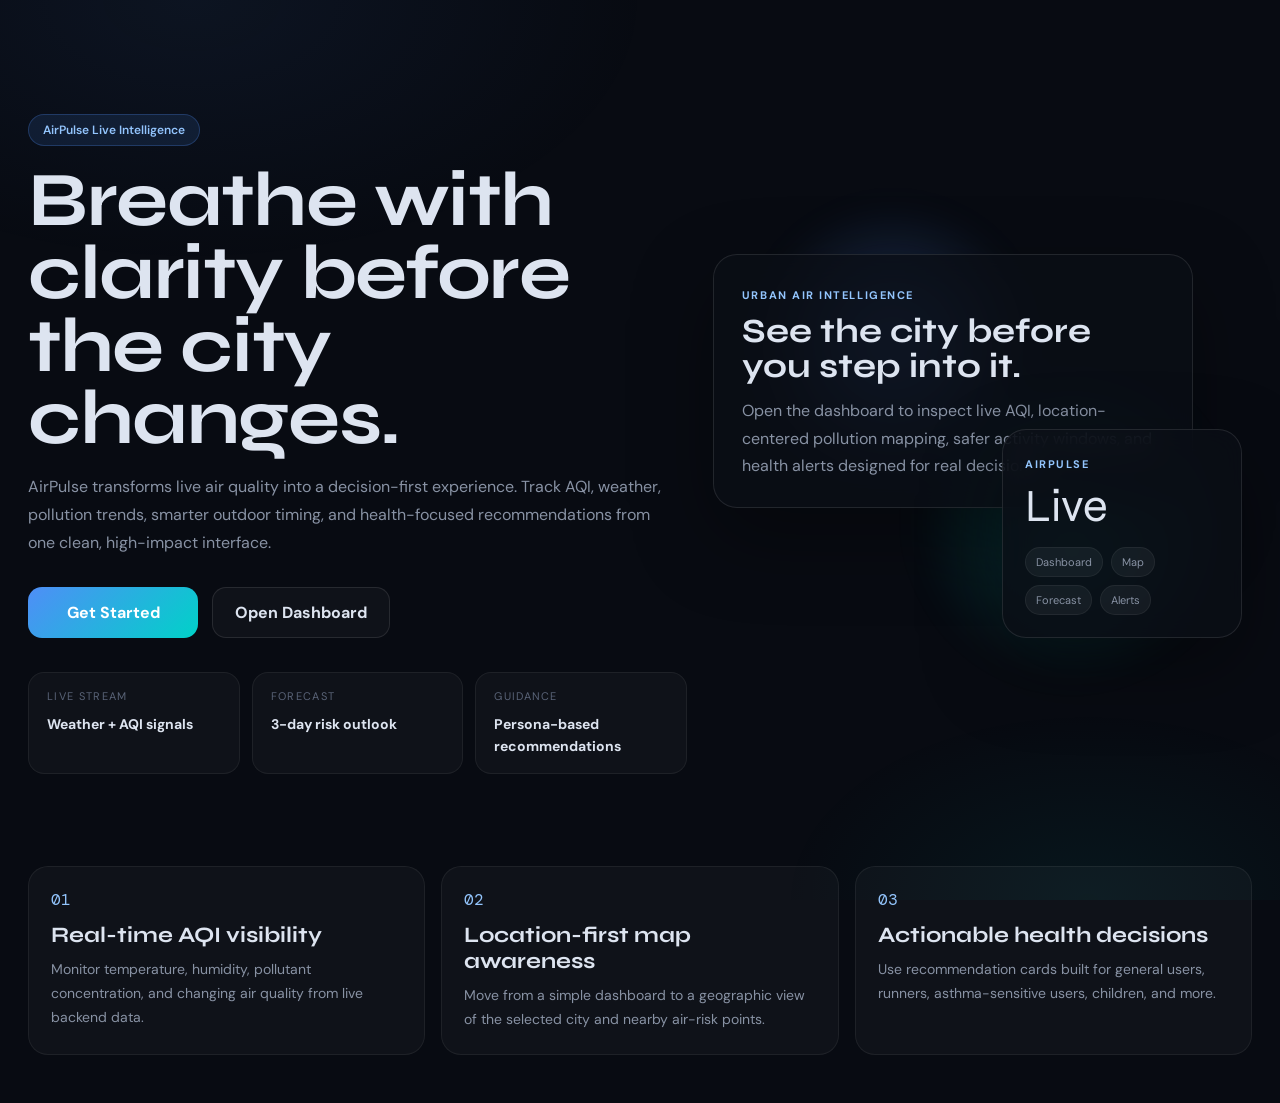
<file: index.html>
<!DOCTYPE html>
<html lang="en">
<head>
<meta charset="UTF-8" />
<meta name="viewport" content="width=device-width, initial-scale=1.0" />
<title>AirPulse - Smart Air Intelligence</title>
<link href="https://fonts.googleapis.com/css2?family=DM+Mono:ital,wght@0,300;0,400;0,500;1,400&family=Syne:wght@400;600;700;800&family=DM+Sans:wght@300;400;500;600&display=swap" rel="stylesheet" />
<link rel="stylesheet" href="css/styles.css" />
</head>
<body class="landing-body">
<main class="landing-shell">
  <section class="hero-panel">
    <div class="hero-copy">
      <div class="landing-badge">AirPulse Live Intelligence</div>
      <h1>Breathe with clarity before the city changes.</h1>
      <p>
        AirPulse transforms live air quality into a decision-first experience. Track AQI, weather,
        pollution trends, smarter outdoor timing, and health-focused recommendations from one clean,
        high-impact interface.
      </p>

      <div class="hero-actions">
        <a class="hero-btn primary" href="dashboard.html">Get Started</a>
        <a class="hero-btn ghost" href="dashboard.html">Open Dashboard</a>
      </div>

      <div class="hero-stats">
        <div class="hero-stat">
          <span class="hero-stat-label">Live Stream</span>
          <strong>Weather + AQI signals</strong>
        </div>
        <div class="hero-stat">
          <span class="hero-stat-label">Forecast</span>
          <strong>3-day risk outlook</strong>
        </div>
        <div class="hero-stat">
          <span class="hero-stat-label">Guidance</span>
          <strong>Persona-based recommendations</strong>
        </div>
      </div>
    </div>

    <div class="hero-visual">
      <div class="orb-grid orb-grid-a"></div>
      <div class="orb-grid orb-grid-b"></div>

      <div class="preview-card preview-main">
        <span class="preview-eyebrow">Urban Air Intelligence</span>
        <h2>See the city before you step into it.</h2>
        <p>Open the dashboard to inspect live AQI, location-centered pollution mapping, safer activity windows, and health alerts designed for real decisions.</p>
      </div>

      <div class="preview-card preview-side">
        <div class="preview-metric">AirPulse</div>
        <div class="preview-value">Live</div>
        <div class="preview-pills">
          <span>Dashboard</span>
          <span>Map</span>
          <span>Forecast</span>
          <span>Alerts</span>
        </div>
      </div>
    </div>
  </section>

  <section class="landing-strip">
    <div class="strip-card">
      <span>01</span>
      <h3>Real-time AQI visibility</h3>
      <p>Monitor temperature, humidity, pollutant concentration, and changing air quality from live backend data.</p>
    </div>
    <div class="strip-card">
      <span>02</span>
      <h3>Location-first map awareness</h3>
      <p>Move from a simple dashboard to a geographic view of the selected city and nearby air-risk points.</p>
    </div>
    <div class="strip-card">
      <span>03</span>
      <h3>Actionable health decisions</h3>
      <p>Use recommendation cards built for general users, runners, asthma-sensitive users, children, and more.</p>
    </div>
  </section>
</main>
</body>
</html>
</file>
<file: css/styles.css>
:root {
  --bg:       #080b12;
  --bg2:      #0e1219;
  --bg3:      #141922;
  --bg4:      #1a2030;
  --border:   rgba(255,255,255,0.06);
  --border2:  rgba(255,255,255,0.1);
  --text:     #dde4f0;
  --muted:    #5a6478;
  --muted2:   #8892a4;
  --accent:   #4f8ef7;
  --accent2:  #00d2c8;
  --good:     #22c55e;
  --moderate: #f0a500;
  --usg:      #f97316;
  --unhealthy:#ef4444;
  --vunhealthy:#a855f7;
  --font-display: 'Syne', sans-serif;
  --font-body:    'DM Sans', sans-serif;
  --font-mono:    'DM Mono', monospace;
  --r:        10px;
  --r-lg:     16px;
  --sidebar:  220px;
}
*, *::before, *::after { box-sizing: border-box; margin: 0; padding: 0; }
 
body {
  background: var(--bg);
  color: var(--text);
  font-family: var(--font-body);
  min-height: 100vh;
  display: flex;
  overflow: hidden;
}
 
/* ─── AMBIENT BG ─────────────────────────── */
body::before {
  content: '';
  position: fixed; inset: 0; pointer-events: none; z-index: 0;
  background:
    radial-gradient(ellipse 55% 45% at 15% 0%, rgba(79,142,247,.07) 0%, transparent 65%),
    radial-gradient(ellipse 40% 35% at 85% 100%, rgba(0,210,200,.06) 0%, transparent 60%);
}
 
/* ─── SIDEBAR ────────────────────────────── */
.sidebar {
  position: fixed; top: 0; left: 0;
  width: var(--sidebar); height: 100vh;
  background: var(--bg2);
  border-right: 1px solid var(--border);
  display: flex; flex-direction: column;
  z-index: 100; padding: 0;
  flex-shrink: 0;
}
 
.sidebar-logo {
  display: flex; align-items: center; gap: 10px;
  padding: 22px 20px 18px;
  border-bottom: 1px solid var(--border);
}
.logo-mark {
  width: 34px; height: 34px;
  background: linear-gradient(135deg, var(--accent), var(--accent2));
  border-radius: 9px;
  display: flex; align-items: center; justify-content: center;
  font-size: 17px; flex-shrink: 0;
}
.logo-name {
  font-family: var(--font-display);
  font-size: 18px; font-weight: 800;
  letter-spacing: -0.3px;
}
.logo-name span { color: var(--accent2); }
 
.sidebar-live {
  display: flex; align-items: center; gap: 7px;
  margin: 14px 16px 0;
  background: rgba(34,197,94,.08);
  border: 1px solid rgba(34,197,94,.2);
  border-radius: 20px;
  padding: 6px 12px;
  font-size: 12px; color: #86efac;
}
.live-dot {
  width: 7px; height: 7px; border-radius: 50%; background: var(--good);
  animation: blink 2s infinite;
  flex-shrink: 0;
}
@keyframes blink { 0%,100%{opacity:1;transform:scale(1)} 50%{opacity:.5;transform:scale(1.3)} }
 
.sidebar-section {
  margin: 20px 0 0;
  padding: 0 12px;
}
.sidebar-section-label {
  font-size: 10px; font-weight: 600; letter-spacing: 1px;
  text-transform: uppercase; color: var(--muted);
  padding: 0 8px; margin-bottom: 6px;
}
.nav-count {
  margin-left: auto;
  min-width: 18px;
  padding: 1px 6px;
  border-radius: 10px;
  background: rgba(239,68,68,.15);
  color: #fca5a5;
  font-size: 10px;
  text-align: center;
  font-family: var(--font-mono);
}
.nav-item {
  display: flex; align-items: center; gap: 10px;
  padding: 9px 10px; border-radius: var(--r);
  font-size: 13.5px; font-weight: 500; color: var(--muted2);
  cursor: pointer; transition: all .18s;
  margin-bottom: 2px;
}
.nav-item:hover { background: var(--bg3); color: var(--text); }
.nav-item.active { background: rgba(79,142,247,.12); color: var(--accent); }
.nav-item .ni-icon { font-size: 16px; width: 22px; text-align: center; flex-shrink: 0; }
 
.sidebar-search {
  margin: 16px 12px 0;
  display: flex; align-items: center; gap: 8px;
  background: var(--bg3); border: 1px solid var(--border2);
  border-radius: var(--r); padding: 8px 12px;
}
.sidebar-search input {
  background: none; border: none; outline: none;
  color: var(--text); font-family: var(--font-body);
  font-size: 13px; width: 100%;
}
.sidebar-search input::placeholder { color: var(--muted); }
.search-status {
  min-height: 18px;
  margin: 8px 14px 0;
  font-size: 11px;
  color: var(--muted);
}
.search-status.success { color: #86efac; }
.search-status.error { color: #fca5a5; }
.search-status.info { color: #93c5fd; }
 
.sidebar-aqi-mini {
  margin: auto 12px 20px;
  background: var(--bg3); border: 1px solid var(--border2);
  border-radius: var(--r-lg); padding: 14px;
}
.sam-location { font-size: 11px; color: var(--muted); margin-bottom: 6px; }
.sam-val { font-family: var(--font-mono); font-size: 38px; font-weight: 500; line-height: 1; }
.sam-label { font-size: 12px; margin-top: 5px; }
.sam-bar { height: 4px; background: var(--bg4); border-radius: 4px; margin-top: 10px; overflow: hidden; }
.sam-bar-fill { height: 100%; border-radius: 4px; transition: width 1.2s ease; }
 
/* ─── MAIN CONTENT ───────────────────────── */
.main {
  margin-left: var(--sidebar);
  flex: 1;
  height: 100vh;
  overflow-y: auto;
  position: relative; z-index: 1;
  padding: 24px 28px 60px;
  scrollbar-width: thin;
  scrollbar-color: var(--bg4) transparent;
}
.main::-webkit-scrollbar { width: 5px; }
.main::-webkit-scrollbar-thumb { background: var(--bg4); border-radius: 4px; }
 
/* ─── TOP BAR ────────────────────────────── */
.topbar {
  display: flex; align-items: center; justify-content: space-between;
  margin-bottom: 24px; padding-bottom: 20px;
  border-bottom: 1px solid var(--border);
}
.topbar-title { font-family: var(--font-display); font-size: 22px; font-weight: 700; }
.topbar-title span { color: var(--muted2); font-weight: 400; font-size: 14px; margin-left: 10px; font-family: var(--font-body); }
.topbar-actions { display: flex; align-items: center; gap: 10px; }
.action-btn,
.ghost-btn {
  border: 1px solid rgba(79,142,247,.28);
  background: rgba(79,142,247,.1);
  color: #bfdbfe;
  border-radius: 999px;
  padding: 9px 14px;
  font-family: var(--font-body);
  font-size: 12px;
  font-weight: 700;
  cursor: pointer;
  transition: all .18s ease;
}
.action-btn:hover,
.ghost-btn:hover {
  border-color: var(--accent);
  background: rgba(79,142,247,.16);
  transform: translateY(-1px);
}
.ghost-btn {
  background: transparent;
  color: var(--text);
  border-color: var(--border2);
}
.btn-icon {
  width: 36px; height: 36px; background: linear-gradient(180deg, rgba(79,142,247,.16), rgba(79,142,247,.08)); border: 1px solid rgba(147,197,253,.25);
  border-radius: var(--r); display: flex; align-items: center; justify-content: center;
  font-size: 15px; cursor: pointer; transition: all .15s;
  color: #eaf2ff;
  font-weight: 700;
  box-shadow: 0 10px 24px rgba(0,0,0,.16);
}
.btn-icon:hover {
  border-color: #93c5fd;
  background: linear-gradient(180deg, rgba(79,142,247,.24), rgba(0,210,200,.12));
  color: white;
}
.notif-badge-btn {
  position: relative;
}
.notif-badge-btn::after {
  content: attr(data-count); position: absolute; top: -4px; right: -4px;
  background: var(--unhealthy); color: white; font-size: 9px;
  font-weight: 700; width: 16px; height: 16px; border-radius: 50%;
  display: flex; align-items: center; justify-content: center;
  font-family: var(--font-mono);
}
.notif-badge-btn[data-count="0"]::after {
  display: none;
}
.timestamp {
  font-family: var(--font-mono); font-size: 12px; color: var(--muted);
  background: var(--bg3); border: 1px solid var(--border);
  border-radius: var(--r); padding: 6px 12px;
}
 
/* ─── GRID SYSTEM ────────────────────────── */
.row { display: grid; gap: 16px; margin-bottom: 16px; }
.cols-4 { grid-template-columns: repeat(4, 1fr); }
.cols-3 { grid-template-columns: repeat(3, 1fr); }
.cols-2 { grid-template-columns: 1.5fr 1fr; }
.cols-2b { grid-template-columns: 1fr 1fr; }
.cols-map { grid-template-columns: 2fr 1fr; }
 
/* ─── CARDS ──────────────────────────────── */
.card {
  background: var(--bg2);
  border: 1px solid var(--border2);
  border-radius: var(--r-lg);
  padding: 20px;
  position: relative; overflow: hidden;
}
.card-sm { padding: 16px 18px; }
 
.card-label {
  font-size: 11px; font-weight: 600; letter-spacing: .8px;
  text-transform: uppercase; color: var(--muted);
  margin-bottom: 10px;
}
.card-val { font-family: var(--font-mono); font-size: 36px; font-weight: 400; line-height: 1; }
.card-sub { font-size: 13px; color: var(--muted2); margin-top: 6px; }
 
/* KPI cards */
.kpi-icon {
  font-size: 22px; margin-bottom: 10px;
}
.kpi-change {
  display: inline-flex; align-items: center; gap: 4px;
  font-size: 11px; font-weight: 600;
  padding: 3px 8px; border-radius: 20px; margin-top: 8px;
}
.kpi-up { background: rgba(239,68,68,.12); color: #fca5a5; }
.kpi-down { background: rgba(34,197,94,.12); color: #86efac; }
.kpi-same { background: rgba(234,165,0,.12); color: #fde68a; }
 
/* AQI BADGE */
.aqi-badge {
  display: inline-block; padding: 4px 14px; border-radius: 20px;
  font-size: 12px; font-weight: 600; margin-top: 10px;
}

.live-aqi-note {
  margin-top: 10px;
  text-align: center;
  color: var(--muted2);
  font-size: 11px;
  line-height: 1.5;
}


.aqi-summary-head {
  display: flex;
  align-items: center;
  justify-content: space-between;
  gap: 10px;
  margin-bottom: 10px;
}

.aqi-summary-head span {
  color: #bfdbfe;
  font-size: 11px;
  font-weight: 700;
  letter-spacing: .08em;
  text-transform: uppercase;
}

.summary-strip {
  padding: 18px 20px;
  background: linear-gradient(135deg, rgba(79,142,247,.08), rgba(0,210,200,.05));
  border: 1px solid rgba(79,142,247,.16);
}

.summary-strip-sub {
  margin-top: 6px;
  color: var(--muted2);
  font-size: 12px;
}

.summary-strip-grid {
  display: grid;
  grid-template-columns: minmax(0, 1.7fr) minmax(320px, 1fr);
  gap: 18px;
  align-items: stretch;
}

.aqi-summary-text {
  color: var(--muted2);
  font-size: 15px;
  line-height: 1.8;
  background: rgba(8,11,18,.35);
  border: 1px solid rgba(255,255,255,.05);
  border-radius: 16px;
  padding: 16px 18px;
}

.summary-facts {
  display: grid;
  grid-template-columns: repeat(2, minmax(0, 1fr));
  gap: 12px;
}

.summary-fact {
  background: rgba(8,11,18,.42);
  border: 1px solid rgba(255,255,255,.05);
  border-radius: 16px;
  padding: 14px 16px;
}

.summary-fact span {
  display: block;
  color: var(--muted);
  font-size: 11px;
  text-transform: uppercase;
  letter-spacing: .08em;
  margin-bottom: 8px;
}

.summary-fact strong {
  font-family: var(--font-display);
  font-size: 20px;
  line-height: 1.2;
}

.speak-btn {
  display: inline-flex;
  align-items: center;
  justify-content: center;
  border: 1px solid rgba(147,197,253,.24);
  background: rgba(79,142,247,.12);
  color: #eaf2ff;
  border-radius: 999px;
  padding: 7px 13px;
  font-size: 11px;
  font-weight: 700;
  white-space: nowrap;
  cursor: pointer;
  transition: all .16s ease;
}

.speak-btn:hover {
  background: rgba(79,142,247,.2);
  border-color: #93c5fd;
}

.speak-btn.is-speaking {
  background: rgba(0,210,200,.18);
  border-color: rgba(0,210,200,.3);
  color: #bffaf6;
}
 
/* ─── SECTION TITLES ─────────────────────── */
.section-hd {
  display: flex; align-items: center; gap: 8px;
  font-family: var(--font-display); font-size: 14px; font-weight: 700;
  margin-bottom: 14px;
}
.section-badge {
  font-family: var(--font-body); font-size: 10px; font-weight: 500;
  background: rgba(79,142,247,.12); color: #93c5fd;
  border: 1px solid rgba(79,142,247,.22);
  border-radius: 4px; padding: 2px 7px; letter-spacing: .2px;
}
 
/* ─── POLLUTANT STATS ────────────────────── */
.pollutant-grid { display: grid; grid-template-columns: 1fr 1fr; gap: 8px; margin-top: 14px; }
.p-stat {
  background: var(--bg3); border-radius: var(--r); padding: 10px 12px;
}
.p-stat .name { font-size: 10px; color: var(--muted); text-transform: uppercase; letter-spacing: .5px; margin-bottom: 3px; }
.p-stat .pval { font-size: 17px; font-weight: 500; font-family: var(--font-mono); }
.p-stat .unit { font-size: 10px; color: var(--muted); }
.p-stat .bar { height: 3px; background: var(--bg4); border-radius: 2px; margin-top: 5px; overflow: hidden; }
.p-stat .bar-fill { height: 100%; border-radius: 2px; transition: width 1.1s ease; }
 
/* ─── AQI GAUGE (SVG semi-circle) ────────── */
.gauge-wrap { display: flex; justify-content: center; margin: 4px 0 10px; }
.gauge-wrap svg { overflow: visible; }
 
/* ─── WEATHER STATS ──────────────────────── */
.weather-icon-big { font-size: 44px; text-align: center; margin: 4px 0 10px; }
.stat-pills { display: flex; flex-wrap: wrap; gap: 6px; margin-top: 12px; justify-content: center; }
.sp { background: var(--bg3); border: 1px solid var(--border); border-radius: 6px; padding: 5px 10px; font-size: 12px; }
.sp .sl { color: var(--muted2); }
.sp .sv { font-weight: 600; margin-left: 4px; font-family: var(--font-mono); }
 
/* ─── SAFE HOURS ─────────────────────────── */
.safe-hours-grid { display: grid; grid-template-columns: repeat(24, 1fr); gap: 3px; margin-top: 10px; }
.sh-block { height: 28px; border-radius: 3px; cursor: pointer; transition: transform .12s, opacity .12s; }
.sh-block:hover { transform: scaleY(1.15); opacity: 1 !important; }
.sh-label-row { display: flex; justify-content: space-between; margin-top: 5px; font-size: 10px; color: var(--muted); }
.sh-legend { display: flex; gap: 10px; margin-top: 10px; flex-wrap: wrap; }
.sh-legend-item { display: flex; align-items: center; gap: 4px; font-size: 11px; color: var(--muted2); }
.sh-legend-dot { width: 9px; height: 9px; border-radius: 2px; }
 
/* ─── HEATMAP ────────────────────────────── */
.map-wrap {
  border-radius: var(--r); overflow: hidden;
  position: relative; height: 340px; background: var(--bg3);
}
#live-map { width: 100%; height: 100%; display: block; }
.leaflet-container {
  background: var(--bg3);
  font-family: var(--font-body);
}
.leaflet-popup-content-wrapper,
.leaflet-popup-tip {
  background: rgba(8,11,18,.95);
  color: var(--text);
}
.leaflet-control-attribution {
  background: rgba(8,11,18,.8) !important;
  color: var(--muted2) !important;
}
.map-overlay {
  position: absolute; top: 12px; left: 12px;
  background: rgba(8,11,18,.88); backdrop-filter: blur(8px);
  border: 1px solid var(--border2); border-radius: var(--r);
  padding: 10px 14px;
}
.map-overlay p { font-size: 11px; color: var(--muted); }
.map-overlay strong { font-size: 13px; }
.map-legend {
  position: absolute; bottom: 12px; right: 12px;
  background: rgba(8,11,18,.88); backdrop-filter: blur(8px);
  border: 1px solid var(--border2); border-radius: var(--r);
  padding: 8px 12px; display: flex; gap: 10px; flex-wrap: wrap;
}
.ml-item { display: flex; align-items: center; gap: 5px; font-size: 11px; color: var(--muted2); }
.ml-dot { width: 8px; height: 8px; border-radius: 50%; flex-shrink: 0; }
 
/* ─── HOURLY ─────────────────────────────── */
.hourly-scroll { display: flex; gap: 7px; overflow-x: auto; padding-bottom: 6px; margin-top: 12px; }
.hourly-scroll::-webkit-scrollbar { height: 3px; }
.hourly-scroll::-webkit-scrollbar-thumb { background: var(--bg4); border-radius: 3px; }
.hr-bar { flex: 0 0 46px; display: flex; flex-direction: column; align-items: center; gap: 5px; }
.hr-bar .hr-time { font-size: 10px; color: var(--muted); font-family: var(--font-mono); }
.hr-bar .hr-vis { width: 32px; border-radius: 5px 5px 2px 2px; display: flex; align-items: flex-end; justify-content: center; }
.hr-bar .hr-num { font-size: 11px; font-weight: 600; font-family: var(--font-mono); }
 
/* ─── CHART CARDS ────────────────────────── */
.chart-wrap { position: relative; height: 200px; }
.chart-wrap-sm { height: 170px; }

.trend-hero {
  display: grid;
  grid-template-columns: 1.4fr .7fr;
  gap: 18px;
  margin-bottom: 16px;
}

.trend-hero-copy,
.trend-hero-aside {
  background: linear-gradient(135deg, rgba(79,142,247,.1), rgba(0,210,200,.08));
  border: 1px solid rgba(79,142,247,.18);
  border-radius: 22px;
  padding: 24px;
}

.trend-hero-badge {
  display: inline-flex;
  padding: 6px 12px;
  border-radius: 999px;
  background: rgba(147,197,253,.12);
  border: 1px solid rgba(147,197,253,.2);
  color: #bfdbfe;
  font-size: 11px;
  font-weight: 700;
  letter-spacing: .08em;
  text-transform: uppercase;
  margin-bottom: 14px;
}

.trend-hero-copy h2 {
  font-family: var(--font-display);
  font-size: 34px;
  line-height: 1.05;
  margin-bottom: 12px;
  max-width: 14ch;
}

.trend-hero-copy p {
  max-width: 56ch;
  color: var(--muted2);
  line-height: 1.8;
}

.trend-hero-aside {
  display: flex;
  flex-direction: column;
  justify-content: center;
  align-items: center;
  text-align: center;
}

.trend-hero-ring {
  width: 138px;
  height: 138px;
  border-radius: 50%;
  display: flex;
  align-items: center;
  justify-content: center;
  font-family: var(--font-display);
  font-size: 34px;
  color: var(--text);
  background: radial-gradient(circle at 30% 30%, rgba(255,255,255,.12), rgba(255,255,255,.03));
  border: 10px solid rgba(255,255,255,.08);
  box-shadow: inset 0 0 0 1px rgba(255,255,255,.04);
}

.trend-hero-caption {
  margin-top: 14px;
  color: var(--muted2);
  font-size: 13px;
}

.trend-summary,
.trend-foot {
  display: grid;
  grid-template-columns: repeat(2, minmax(0, 1fr));
  gap: 12px;
}

.trend-kpi,
.trend-note,
.compare-item {
  background: var(--bg3);
  border: 1px solid var(--border);
  border-radius: 14px;
}

.trend-kpi {
  padding: 16px;
}

.trend-label,
.trend-note span {
  display: block;
  color: var(--muted);
  font-size: 11px;
  text-transform: uppercase;
  letter-spacing: .1em;
  margin-bottom: 8px;
}

.trend-kpi strong,
.trend-note strong {
  font-family: var(--font-display);
  font-size: 24px;
}

.trend-kpi p {
  color: var(--muted2);
  font-size: 12px;
  line-height: 1.6;
  margin-top: 8px;
}

.sparkline {
  display: grid;
  grid-template-columns: repeat(12, minmax(0, 1fr));
  gap: 8px;
  align-items: end;
  min-height: 150px;
  margin: 18px 0;
  padding: 16px;
  border-radius: 16px;
  background: linear-gradient(180deg, rgba(79,142,247,.08), rgba(79,142,247,.02));
  border: 1px solid rgba(79,142,247,.14);
}

.sparkline-lg {
  min-height: 240px;
  padding-top: 28px;
}

.sparkline-empty {
  display: flex;
  align-items: center;
  justify-content: center;
  min-height: 150px;
  color: var(--muted2);
  font-size: 13px;
  text-align: center;
}

.spark-bar {
  position: relative;
  min-height: 26px;
  border-radius: 12px 12px 4px 4px;
  opacity: .95;
}

.spark-bar::after {
  content: attr(data-aqi);
  position: absolute;
  bottom: -22px;
  left: 50%;
  transform: translateX(-50%);
  font-size: 10px;
  font-family: var(--font-mono);
  color: var(--muted2);
}

.spark-bar span {
  position: absolute;
  top: -22px;
  left: 50%;
  transform: translateX(-50%);
  font-size: 10px;
  color: var(--muted);
  white-space: nowrap;
}

.trend-foot {
  margin-top: 28px;
}

.trend-note {
  padding: 14px;
}

.compare-head {
  display: flex;
  align-items: center;
  justify-content: space-between;
  gap: 12px;
  margin-bottom: 14px;
}

.compare-head p {
  color: var(--muted2);
  font-size: 13px;
  line-height: 1.6;
}

.compare-status {
  margin-top: 6px;
  color: var(--muted);
  font-size: 11px;
}

.compare-list {
  display: grid;
  gap: 10px;
}

.compare-item {
  padding: 15px 16px;
  display: grid;
  grid-template-columns: 1.4fr .8fr .8fr auto;
  gap: 12px;
  align-items: center;
}

.compare-place {
  display: flex;
  flex-direction: column;
  gap: 4px;
}

.compare-place strong {
  font-size: 14px;
}

.compare-place span,
.compare-meta span {
  color: var(--muted2);
  font-size: 12px;
}

.compare-score {
  font-family: var(--font-display);
  font-size: 28px;
  line-height: 1;
}

.compare-meta {
  display: flex;
  flex-direction: column;
  gap: 6px;
}

.compare-pill {
  display: inline-flex;
  align-items: center;
  justify-content: center;
  padding: 7px 10px;
  border-radius: 999px;
  font-size: 11px;
  font-weight: 700;
  border: 1px solid transparent;
}

.compare-remove {
  border: 1px solid var(--border2);
  border-radius: 10px;
  background: transparent;
  color: var(--muted2);
  padding: 8px 10px;
  cursor: pointer;
}

.compare-remove:hover {
  color: #fca5a5;
  border-color: rgba(239,68,68,.32);
}

.compare-empty {
  padding: 22px 16px;
  border: 1px dashed var(--border2);
  border-radius: 14px;
  color: var(--muted2);
  text-align: center;
  line-height: 1.7;
}

.trend-stat-card {
  min-height: 148px;
}

.trend-stat-value {
  font-family: var(--font-display);
  font-size: 26px;
  line-height: 1.1;
}

.trend-stat-value-sm {
  font-size: 20px;
}

.trend-chart-card,
.trend-story-card {
  min-height: 360px;
}

.trend-story-grid {
  display: grid;
  gap: 12px;
  margin-top: 10px;
}

.trend-story-item {
  padding: 16px;
  border-radius: 16px;
  background: var(--bg3);
  border: 1px solid var(--border);
}

.trend-story-item strong {
  display: block;
  margin-bottom: 8px;
  font-family: var(--font-display);
  font-size: 22px;
}

.trend-story-item p {
  color: var(--muted2);
  line-height: 1.65;
  font-size: 13px;
}

.trend-timeline {
  display: grid;
  gap: 10px;
}

.trend-timeline-item {
  display: grid;
  grid-template-columns: auto 1fr auto;
  gap: 14px;
  align-items: center;
  padding: 14px 16px;
  border-radius: 16px;
  background: var(--bg3);
  border: 1px solid var(--border);
}

.trend-timeline-dot {
  width: 12px;
  height: 12px;
  border-radius: 50%;
}

.trend-timeline-body strong {
  display: block;
  font-size: 14px;
  margin-bottom: 4px;
}

.trend-timeline-body span {
  color: var(--muted2);
  font-size: 12px;
}

.trend-timeline-aqi {
  font-family: var(--font-display);
  font-size: 24px;
}
 
/* ─── PERSONA / HEALTH ALERTS ────────────── */
.ptabs { display: flex; gap: 6px; flex-wrap: wrap; margin-bottom: 14px; }
.ptab {
  padding: 6px 14px; border-radius: 20px; border: 1px solid var(--border2);
  background: var(--bg3); font-size: 12px; cursor: pointer; transition: all .18s;
  color: var(--muted2); font-family: var(--font-body);
}
.ptab:hover { border-color: var(--accent); color: var(--accent); }
.ptab.active { background: var(--accent); border-color: var(--accent); color: white; }
 
.alert-grid { display: grid; grid-template-columns: repeat(auto-fill, minmax(240px, 1fr)); gap: 12px; }
.alert-card {
  background: var(--bg2); border-radius: var(--r); padding: 16px 18px;
  border-left: 3px solid transparent;
}
.alert-card.warning { border-color: var(--moderate); background: linear-gradient(100deg, rgba(240,165,0,.06), var(--bg2)); }
.alert-card.danger  { border-color: var(--unhealthy); background: linear-gradient(100deg, rgba(239,68,68,.06), var(--bg2)); }
.alert-card.safe    { border-color: var(--good);      background: linear-gradient(100deg, rgba(34,197,94,.06), var(--bg2)); }
.alert-card.info    { border-color: var(--accent);    background: linear-gradient(100deg, rgba(79,142,247,.06), var(--bg2)); }
.ac-icon { font-size: 22px; margin-bottom: 8px; }
.ac-title { font-size: 13px; font-weight: 600; margin-bottom: 5px; }
.ac-body { font-size: 12px; color: var(--muted2); line-height: 1.55; }
.ac-action {
  margin-top: 10px; font-size: 11px; display: inline-block;
  padding: 4px 10px; border-radius: 5px; border: 1px solid var(--border2);
  color: var(--text); cursor: pointer;
}
.ac-action:hover { border-color: var(--accent); color: var(--accent); }

.ac-foot {
  display: flex;
  align-items: center;
  justify-content: space-between;
  gap: 10px;
  margin-top: 12px;
}
 
/* ─── NOTIFICATIONS ──────────────────────── */
.notif-list { display: flex; flex-direction: column; gap: 8px; }
.notif {
  display: flex; align-items: flex-start; gap: 12px;
  background: var(--bg3); border: 1px solid var(--border);
  border-radius: var(--r); padding: 12px 14px;
}
.notif-icon-wrap {
  width: 34px; height: 34px; border-radius: var(--r);
  display: flex; align-items: center; justify-content: center;
  font-size: 16px; flex-shrink: 0;
}
.notif-crit .notif-icon-wrap { background: rgba(239,68,68,.15); }
.notif-warn .notif-icon-wrap { background: rgba(240,165,0,.15); }
.notif-good .notif-icon-wrap { background: rgba(34,197,94,.15); }
.notif-body { flex: 1; }
.notif-title { font-size: 13px; font-weight: 600; margin-bottom: 2px; }
.notif-desc { font-size: 12px; color: var(--muted2); line-height: 1.4; }
.notif-time { font-size: 10px; color: var(--muted); flex-shrink: 0; font-family: var(--font-mono); }
 
/* ─── TOOLTIP ────────────────────────────── */
.tooltip {
  position: fixed; background: var(--bg); border: 1px solid var(--border2);
  border-radius: 7px; padding: 7px 11px; font-size: 12px;
  pointer-events: none; z-index: 999; display: none; white-space: nowrap;
  font-family: var(--font-mono);
}
 
/* ─── ANIMATIONS ─────────────────────────── */
@keyframes fade-up { from{opacity:0;transform:translateY(12px)} to{opacity:1;transform:translateY(0)} }
.a1 { animation: fade-up .45s ease both .05s; }
.a2 { animation: fade-up .45s ease both .1s; }
.a3 { animation: fade-up .45s ease both .15s; }
.a4 { animation: fade-up .45s ease both .2s; }
.a5 { animation: fade-up .45s ease both .25s; }
.a6 { animation: fade-up .45s ease both .3s; }
 
/* ─── RESPONSIVE ─────────────────────────── */
@media(max-width: 1100px) {
  .cols-4 { grid-template-columns: repeat(2,1fr); }
  .cols-map { grid-template-columns: 1fr; }
}
@media(max-width: 820px) {
  :root { --sidebar: 0px; }
  .sidebar { display: none; }
  .main { margin-left: 0; padding: 16px; }
  .cols-2, .cols-2b, .cols-3 { grid-template-columns: 1fr; }
  .cols-4 { grid-template-columns: 1fr 1fr; }
  .topbar { align-items: flex-start; flex-direction: column; gap: 12px; }
  .topbar-actions { flex-wrap: wrap; }
  .trend-hero,
  .trend-summary,
  .trend-foot,
  .compare-item { grid-template-columns: 1fr; }
  .summary-strip-grid,
  .summary-facts { grid-template-columns: 1fr; }
  .compare-head { align-items: flex-start; flex-direction: column; }
  .trend-timeline-item { grid-template-columns: 1fr; }
}

/* Landing Page */
.landing-body {
  min-height: 100vh;
  display: block;
  overflow: auto;
}

.landing-shell {
  position: relative;
  z-index: 1;
  padding: 36px 28px 48px;
}

.hero-panel {
  min-height: calc(100vh - 84px);
  display: grid;
  grid-template-columns: 1.1fr .9fr;
  gap: 26px;
  align-items: center;
}

.hero-copy {
  max-width: 660px;
}

.landing-badge {
  display: inline-flex;
  align-items: center;
  gap: 8px;
  padding: 7px 14px;
  border-radius: 999px;
  background: rgba(79,142,247,.12);
  border: 1px solid rgba(79,142,247,.25);
  color: #93c5fd;
  font-size: 12px;
  font-weight: 600;
  margin-bottom: 18px;
}

.hero-copy h1 {
  font-family: var(--font-display);
  font-size: clamp(42px, 6vw, 78px);
  line-height: .95;
  letter-spacing: -1.4px;
  margin-bottom: 18px;
  max-width: 10ch;
}

.hero-copy p {
  max-width: 58ch;
  font-size: 16px;
  line-height: 1.75;
  color: var(--muted2);
}

.hero-actions {
  display: flex;
  gap: 14px;
  margin-top: 30px;
  flex-wrap: wrap;
}

.hero-btn {
  display: inline-flex;
  align-items: center;
  justify-content: center;
  min-width: 170px;
  padding: 14px 22px;
  border-radius: 14px;
  text-decoration: none;
  font-weight: 700;
  transition: transform .18s ease, border-color .18s ease, background .18s ease;
}

.hero-btn:hover {
  transform: translateY(-2px);
}

.hero-btn.primary {
  background: linear-gradient(135deg, var(--accent), var(--accent2));
  color: white;
}

.hero-btn.ghost {
  border: 1px solid var(--border2);
  color: var(--text);
  background: rgba(255,255,255,.03);
}

.hero-stats {
  display: grid;
  grid-template-columns: repeat(3, minmax(0, 1fr));
  gap: 12px;
  margin-top: 34px;
}

.hero-stat {
  padding: 16px 18px;
  border: 1px solid var(--border);
  border-radius: 16px;
  background: rgba(255,255,255,.03);
}

.hero-stat-label {
  display: block;
  color: var(--muted);
  font-size: 11px;
  text-transform: uppercase;
  letter-spacing: .12em;
  margin-bottom: 10px;
}

.hero-stat strong {
  font-size: 14px;
  line-height: 1.5;
}

.hero-visual {
  position: relative;
  min-height: 560px;
  display: flex;
  align-items: center;
  justify-content: center;
}

.orb-grid {
  position: absolute;
  border-radius: 999px;
  filter: blur(16px);
}

.orb-grid-a {
  width: 280px;
  height: 280px;
  background: radial-gradient(circle, rgba(79,142,247,.35) 0%, rgba(79,142,247,0) 70%);
  top: 40px;
  left: 40px;
}

.orb-grid-b {
  width: 320px;
  height: 320px;
  background: radial-gradient(circle, rgba(0,210,200,.24) 0%, rgba(0,210,200,0) 70%);
  right: 20px;
  bottom: 40px;
}

.preview-card {
  position: absolute;
  border: 1px solid var(--border2);
  background: rgba(10,14,22,.8);
  backdrop-filter: blur(14px);
  border-radius: 24px;
  box-shadow: 0 30px 80px rgba(0,0,0,.35);
}

.preview-main {
  width: min(100%, 480px);
  padding: 28px;
  left: 0;
  top: 90px;
}

.preview-main h2 {
  font-family: var(--font-display);
  font-size: 34px;
  line-height: 1.02;
  margin-bottom: 14px;
}

.preview-main p {
  color: var(--muted2);
  line-height: 1.7;
}

.preview-side {
  width: 240px;
  padding: 22px;
  right: 10px;
  bottom: 86px;
}

.preview-eyebrow,
.preview-metric {
  display: inline-block;
  margin-bottom: 12px;
  color: #93c5fd;
  font-size: 11px;
  font-weight: 700;
  text-transform: uppercase;
  letter-spacing: .14em;
}

.preview-value {
  font-family: var(--font-display);
  font-size: 46px;
  line-height: 1;
  margin-bottom: 18px;
}

.preview-pills {
  display: flex;
  flex-wrap: wrap;
  gap: 8px;
}

.preview-pills span {
  padding: 7px 10px;
  border-radius: 999px;
  background: rgba(255,255,255,.05);
  border: 1px solid rgba(255,255,255,.06);
  color: var(--muted2);
  font-size: 11px;
}

.landing-strip {
  display: grid;
  grid-template-columns: repeat(3, minmax(0, 1fr));
  gap: 16px;
  margin-top: 14px;
}

.strip-card {
  padding: 22px;
  border-radius: 20px;
  border: 1px solid var(--border);
  background: rgba(255,255,255,.03);
}

.strip-card span {
  display: inline-block;
  color: #93c5fd;
  font-family: var(--font-mono);
  margin-bottom: 12px;
}

.strip-card h3 {
  font-family: var(--font-display);
  font-size: 22px;
  margin-bottom: 10px;
}

.strip-card p {
  color: var(--muted2);
  line-height: 1.7;
  font-size: 14px;
}

@media(max-width: 980px) {
  .hero-panel {
    grid-template-columns: 1fr;
    min-height: auto;
  }

  .hero-visual {
    min-height: 460px;
  }

  .landing-strip,
  .hero-stats {
    grid-template-columns: 1fr;
  }
}

@media(max-width: 640px) {
  .landing-shell {
    padding: 20px 16px 28px;
  }

  .preview-main,
  .preview-side {
    position: relative;
    inset: auto;
    width: 100%;
  }

  .hero-visual {
    display: grid;
    gap: 14px;
    min-height: auto;
  }

  .orb-grid {
    display: none;
  }
}
</file>
